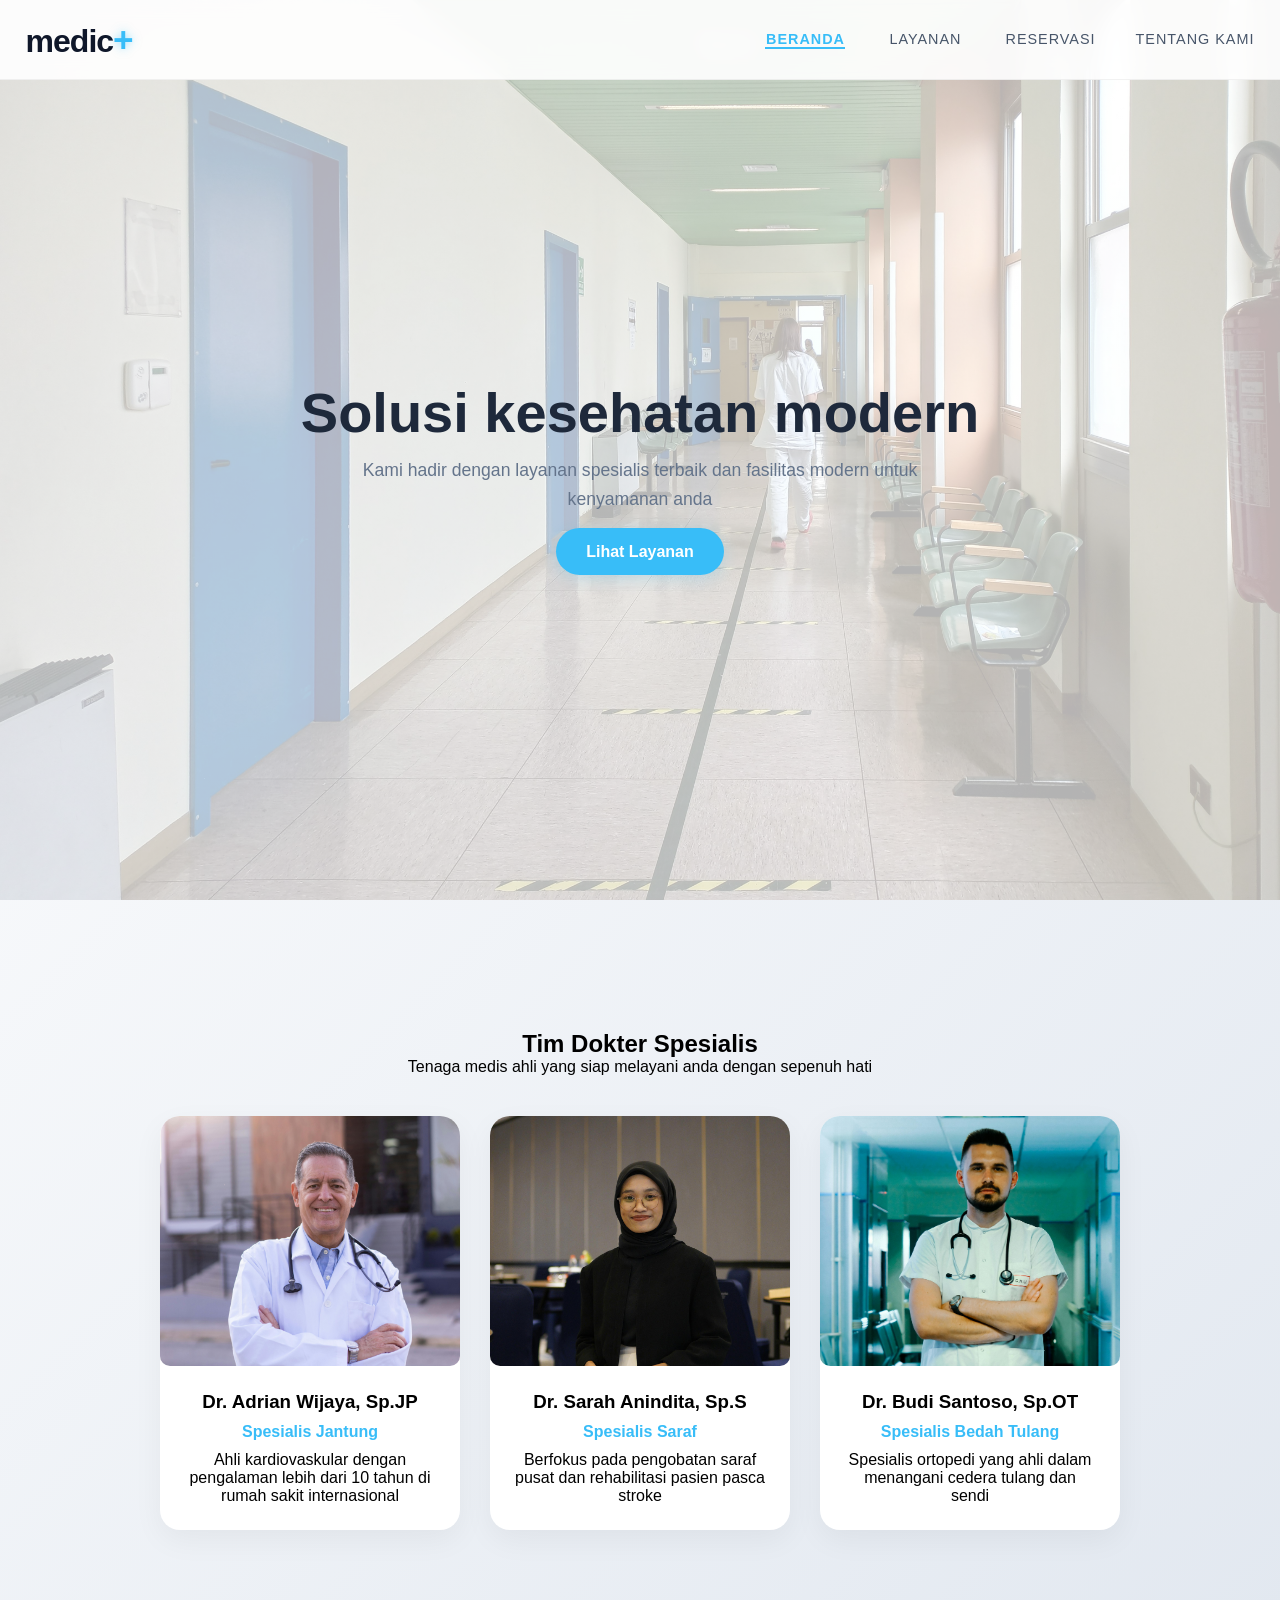
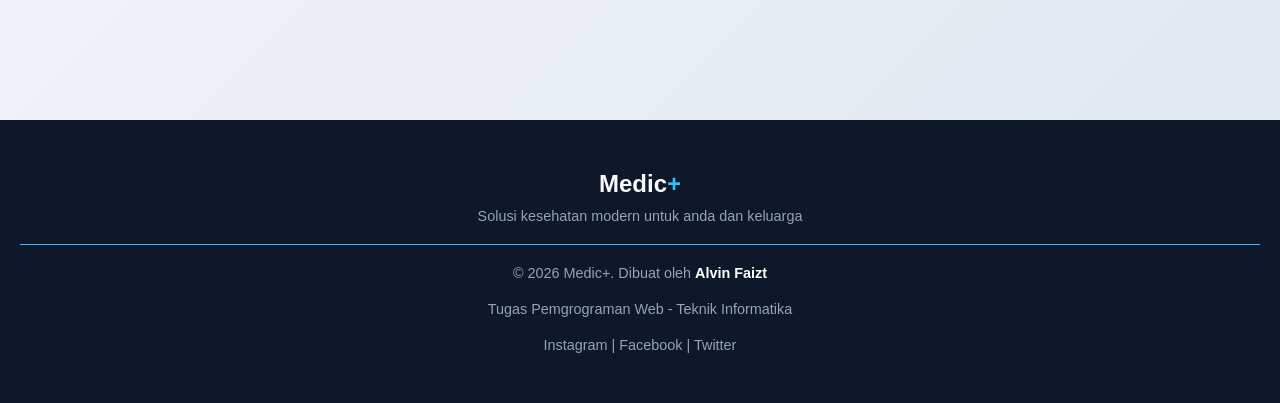
<file: index.html>
<!DOCTYPE html>
<html>

<body>

    <head>
        <meta charset="UTF-8">
        <meta name="viewport" content="width=device-width, initial-scale=1.0">
        <title>Nama Halaman Saya</title>
        <link rel="stylesheet" href="style.css">
    </head>
    <nav>
        <div class="logo">medic<span>+</span></div>
        <div class="menu-toggle">
            <button>Menu Utama ☰</button>
        </div>

        <ul class="nav-links">
            <li><a href="index.html" class="active">Beranda</a></li>
            <li><a href="layanan.html">Layanan</a></li>
            <li><a href="kontak.html">Reservasi</a></li>
            <li><a href="about.html">Tentang Kami</a></li>
        </ul>
    </nav>
    <main>
        <section class="hero">
            <div class="hero-content">
                <h1>Solusi kesehatan modern</h1>
                <p>Kami hadir dengan layanan spesialis terbaik dan fasilitas modern untuk kenyamanan anda</p>
                <a href="layanan.html" class="btn">Lihat Layanan</a>
            </div>
        </section>
        <section class="doctors-section">
            <div class="container">
                <h2 class="section-title">Tim Dokter Spesialis</h2>
                <p class="section-subtitle">Tenaga medis ahli yang siap melayani anda dengan sepenuh hati</p>

                <div class="doctor-grid">
                    <div class="doctor-card">
                        <div class="img-container">
                            <img src="assets/dokter1.jpg" alt="Dr. Adrian Wijaya">
                        </div>
                        <div class="doctor-info">
                            <h3>Dr. Adrian Wijaya, Sp.JP</h3>
                            <p class="specialist">Spesialis Jantung</p>
                            <p class="desc">Ahli kardiovaskular dengan pengalaman lebih dari 10 tahun di rumah sakit
                                internasional</p>
                        </div>
                    </div>

                    <div class="doctor-card">
                        <div class="img-container">
                            <img src="assets/dokter2.jpg" alt="Dr. Sarah Anindita">
                        </div>
                        <div class="doctor-info">
                            <h3>Dr. Sarah Anindita, Sp.S</h3>
                            <p class="specialist">Spesialis Saraf</p>
                            <p class="desc">Berfokus pada pengobatan saraf pusat dan rehabilitasi pasien pasca stroke
                            </p>
                        </div>
                    </div>

                    <div class="doctor-card">
                        <div class="img-container">
                            <img src="assets/dokter3.jpg" alt="Dr. Budi Santoso">
                        </div>
                        <div class="doctor-info">
                            <h3>Dr. Budi Santoso, Sp.OT</h3>
                            <p class="specialist">Spesialis Bedah Tulang</p>
                            <p class="desc">Spesialis ortopedi yang ahli dalam menangani cedera tulang dan sendi</p>
                        </div>
                    </div>
                </div>
            </div>
        </section>
    </main>
    <footer>
        <div class="footer-content">
            <div class="footer-logo">Medic<span>+</span></div>
            <p>Solusi kesehatan modern untuk anda dan keluarga</p>

            <div class="footer-info">
                <p>&copy; 2026 Medic+. Dibuat oleh <strong>Alvin Faizt</strong></p>
                <p>Tugas Pemgrograman Web - Teknik Informatika</p>

                <div class="social-links">
                    <a href="#">Instagram</a> |
                    <a href="#">Facebook</a> |
                    <a href="#">Twitter</a>
                </div>
            </div>
        </div>
    </footer>
</body>

</html>
</file>
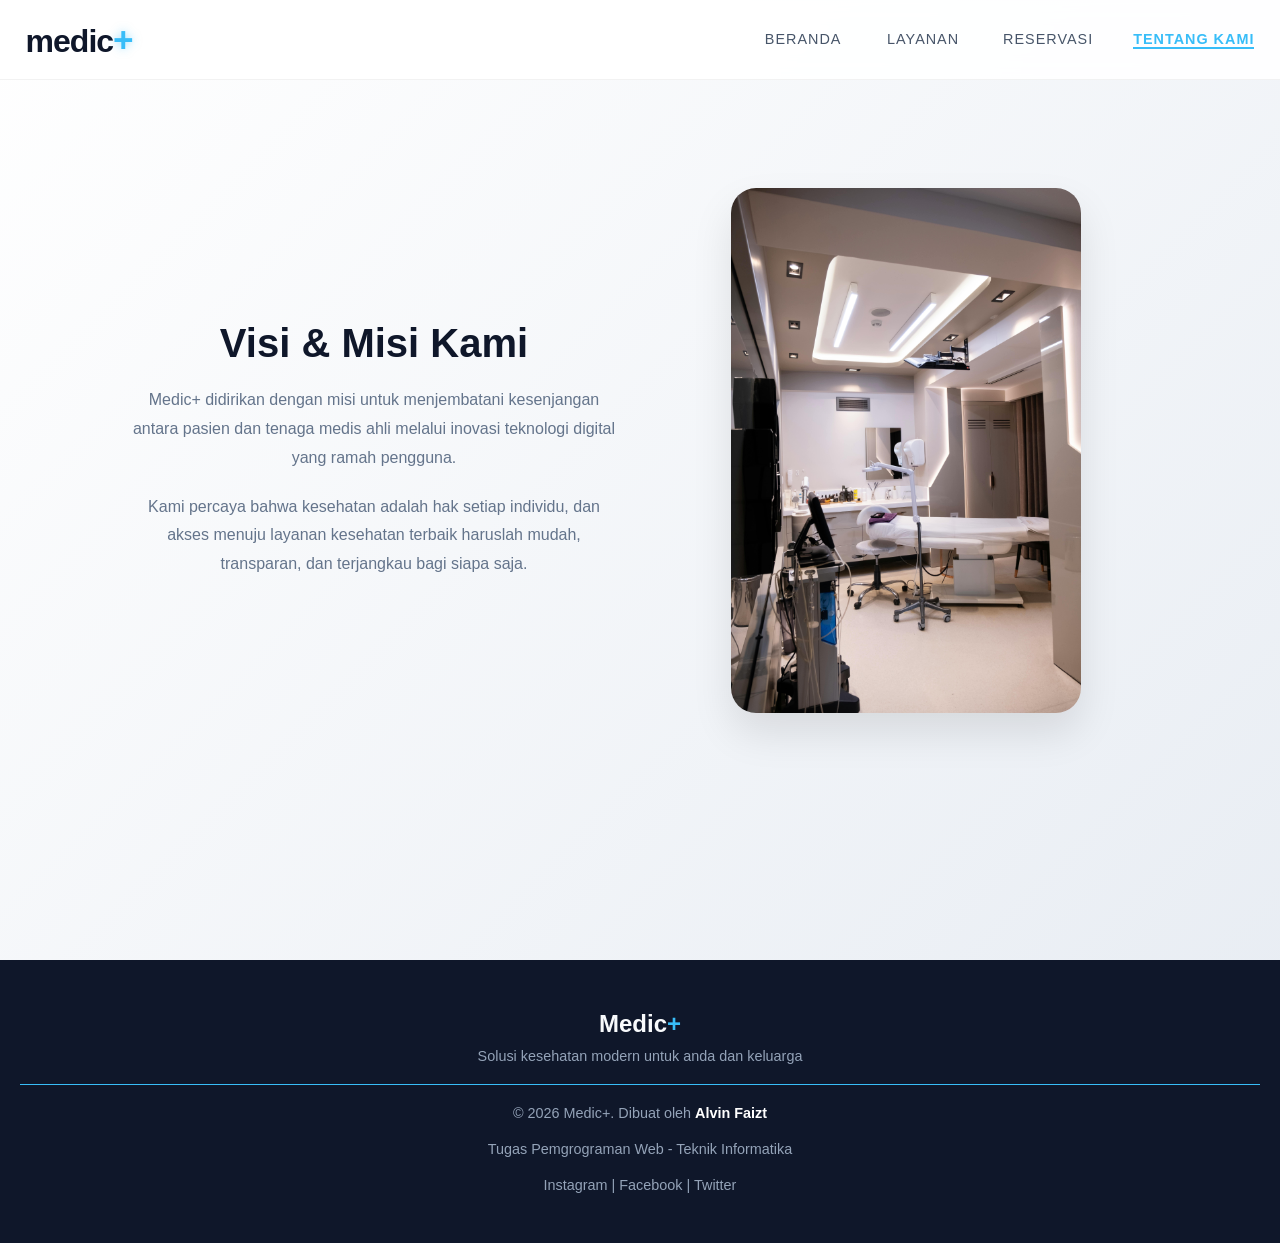
<file: about.html>
<!DOCTYPE html>
<html lang="id">

<head>
    <meta charset="UTF-8">
    <meta name="viewport" content="width=device-width, initial-scale=1.0">
    <title>Tentang Kami - Medic+</title>
    <link rel="stylesheet" href="style.css">
</head>

<body>

    <nav>
        <div class="logo">medic<span>+</span></div>
        <div class="menu-toggle">
            <button>Menu Utama ☰</button>
        </div>

        <ul class="nav-links">
            <li><a href="index.html">Beranda</a></li>
            <li><a href="layanan.html">Layanan</a></li>
            <li><a href="kontak.html">Reservasi</a></li>
            <li><a href="about.html" class="active">Tentang Kami</a></li>
        </ul>
    </nav>

    <main class="container about-section">
        <div class="about-flex" style="display: flex; gap: 40px; align-items: center; flex-wrap: wrap;">
            <div class="about-text" style="flex: 1; min-width: 300px;">
                <h2 style="font-size: 2.5rem; margin-bottom: 20px; color: #0f172a;">Visi & Misi Kami</h2>
                <p style="line-height: 1.8; color: #64748b; margin-bottom: 20px;">
                    Medic+ didirikan dengan misi untuk menjembatani kesenjangan antara pasien dan tenaga medis ahli
                    melalui inovasi teknologi digital yang ramah pengguna.
                </p>
                <p style="line-height: 1.8; color: #64748b;">
                    Kami percaya bahwa kesehatan adalah hak setiap individu, dan akses menuju layanan kesehatan terbaik
                    haruslah mudah, transparan, dan terjangkau bagi siapa saja.
                </p>
            </div>
            <div class="about-image" style="flex: 1; min-width: 300px;">
                <img src="assets/klinikmodern1.jpg" alt="Klinik Modern"
                    style="width: 100%; border-radius: 25px; box-shadow: 0 20px 40px rgba(0,0,0,0.1);">
            </div>
        </div>
    </main>
    <footer>
        <div class="footer-content">
            <div class="footer-logo">Medic<span>+</span></div>
            <p>Solusi kesehatan modern untuk anda dan keluarga</p>

            <div class="footer-info">
                <p>&copy; 2026 Medic+. Dibuat oleh <strong>Alvin Faizt</strong></p>
                <p>Tugas Pemgrograman Web - Teknik Informatika</p>

                <div class="social-links">
                    <a href="#">Instagram</a> |
                    <a href="#">Facebook</a> |
                    <a href="#">Twitter</a>
                </div>
            </div>
        </div>
    </footer>
</body>

</html>
</file>
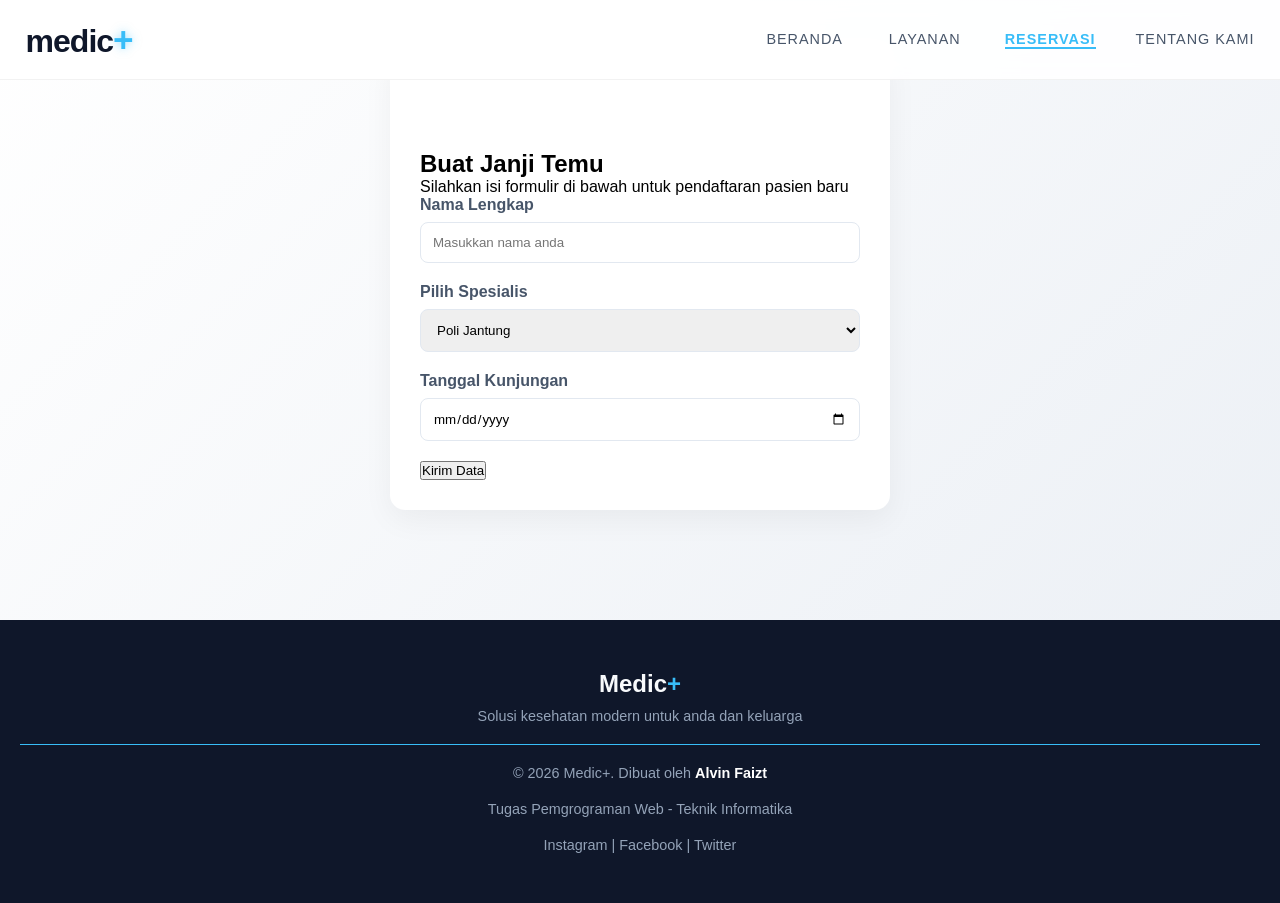
<file: kontak.html>
<!DOCTYPE html>
<html lang="id">

<head>
    <meta charset="UTF-8">
    <meta name="viewport" content="width=device-width, initial-scale1.0">
    <title>Reservasi - Medic+</title>
    <link rel="stylesheet" href="style.css">
</head>

<body>

    <nav>
        <div class="logo">medic<span>+</span></div>
        <div class="menu-toggle">
            <button>Menu Utama ☰</button>
        </div>

        <ul class="nav-links">
            <li><a href="index.html">Beranda</a></li>
            <li><a href="layanan.html">Layanan</a></li>
            <li><a href="kontak.html" class="active">Reservasi</a></li>
            <li><a href="about.html">Tentang Kami</a></li>
        </ul>
    </nav>

    <main class="container">
        <section class="form-section">
            <h2>Buat Janji Temu</h2>
            <p>Silahkan isi formulir di bawah untuk pendaftaran pasien baru</p>

            <form>
                <div class="input-group">
                    <label>Nama Lengkap</label>
                    <input type="text" placeholder="Masukkan nama anda">
                </div>

                <div class="input-group">
                    <label>Pilih Spesialis</label>
                    <select>
                        <option>Poli Jantung</option>
                        <option>Poli Saraf</option>
                        <option>Umum</option>
                    </select>
                </div>

                <div class="input-group">
                    <label>Tanggal Kunjungan</label>
                    <input type="date">
                </div>

                <button type="submit" class="btn.submit">Kirim Data</button>
            </form>
        </section>

    </main>
    <footer>
        <div class="footer-content">
            <div class="footer-logo">Medic<span>+</span></div>
            <p>Solusi kesehatan modern untuk anda dan keluarga</p>

            <div class="footer-info">
                <p>&copy; 2026 Medic+. Dibuat oleh <strong>Alvin Faizt</strong></p>
                <p>Tugas Pemgrograman Web - Teknik Informatika</p>

                <div class="social-links">
                    <a href="#">Instagram</a> |
                    <a href="#">Facebook</a> |
                    <a href="#">Twitter</a>
                </div>
            </div>
        </div>
    </footer>
</body>

</html>
</file>
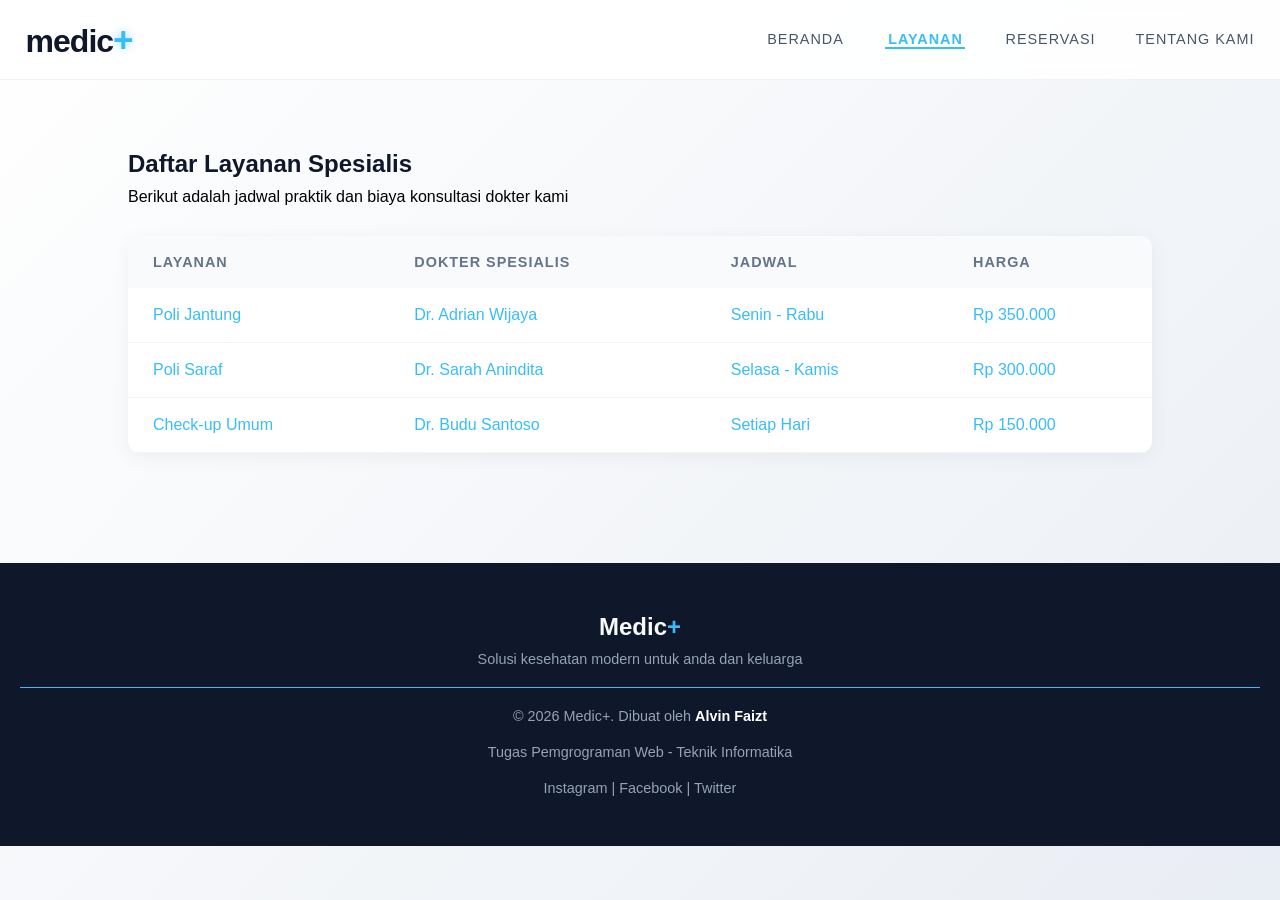
<file: layanan.html>
<!DOCTYPE html>
<html lang="id">

<head>
    <meta charset="UTF-8">
    <meta name="viewport" content="width=device-width, initial-scale=1.0">
    <title>Layanan - Medic+</title>
    <link rel="stylesheet" href="style.css">
</head>

<body>

    <nav>
        <div class="logo">medic<span>+</span></div>
        <div class="menu-toggle">
            <button>Menu Utama ☰</button>
        </div>

        <ul class="nav-links">
            <li><a href="index.html">Beranda</a></li>
            <li><a href="layanan.html" class="active">Layanan</a></li>
            <li><a href="kontak.html">Reservasi</a></li>
            <li><a href="about.html">Tentang Kami</a></li>
        </ul>
    </nav>
    <main class="container">
        <div class="table-container">
            <section class="table-section">
                <h2>Daftar Layanan Spesialis</h2>
                <p>Berikut adalah jadwal praktik dan biaya konsultasi dokter kami</p>

                <table>
                    <thead>
                        <tr>
                            <th>Layanan</th>
                            <th>Dokter Spesialis</th>
                            <th>jadwal</th>
                            <th>Harga</th>
                        </tr>
                    </thead>
                    <tbody>
                        <tr>
                            <td>Poli Jantung</td>
                            <td>Dr. Adrian Wijaya</td>
                            <td>Senin - Rabu</td>
                            <td>Rp 350.000</td>
                        </tr>
                        <tr>
                            <td>Poli Saraf</td>
                            <td>Dr. Sarah Anindita</td>
                            <td>Selasa - Kamis</td>
                            <td>Rp 300.000</td>
                        </tr>
                        <tr>
                            <td>Check-up Umum</td>
                            <td>Dr. Budu Santoso</td>
                            <td>Setiap Hari</td>
                            <td>Rp 150.000</td>
                        </tr>
                    </tbody>
                </table>
            </section>
        </div>
    </main>
    <footer>
        <div class="footer-content">
            <div class="footer-logo">Medic<span>+</span></div>
            <p>Solusi kesehatan modern untuk anda dan keluarga</p>

            <div class="footer-info">
                <p>&copy; 2026 Medic+. Dibuat oleh <strong>Alvin Faizt</strong></p>
                <p>Tugas Pemgrograman Web - Teknik Informatika</p>

                <div class="social-links">
                    <a href="#">Instagram</a> |
                    <a href="#">Facebook</a> |
                    <a href="#">Twitter</a>
                </div>
            </div>
        </div>
    </footer>
</body>

</html>
</file>
<file: style.css>
/* ==========================================
   1. RESET & GLOBAL STYLES 
   ========================================== */
* {
    box-sizing: border-box;
    margin: 0;
    padding: 0;
}

@import url('https://fonts.googleapis.com/css2?family=Poppins:wght@300;400;600;700&display=swap');

html,
body {
    height: 100%;
    width: 100%;
    font-family: 'Poppins', sans-serif;
}

body {
    background: linear-gradient(-45deg, #f8faf8, #f1f5f9, #e2e8f0, #ffffff);
    background-size: 400% 400%;
    animation: gradientMove 15s ease infinite;
}

@keyframes gradientMove {
    0% {
        background-position: 0% 50%;
    }

    50% {
        background-position: 100% 50%;
    }

    100% {
        background-position: 0% 50%;
    }
}

/* ==========================================
   2. NAVIGATION & LOGO
   ========================================== */
nav {
    position: fixed;
    top: 0;
    left: 0;
    width: 100%;
    height: 80px;
    background: rgba(255, 255, 255, 0.9);
    backdrop-filter: blur(10px);
    border-bottom: 1px solid rgba(0, 0, 0, 0.05);
    display: flex;
    justify-content: space-between;
    align-items: center;
    padding: 0 2%;
    z-index: 1000;
    box-sizing: border-box;
}

.logo {
    font-size: 2rem;
    font-weight: 800;
    letter-spacing: -1px;
    color: #0f172a;
    font-family: 'Poppins', sans-serif;
    cursor: default;
    user-select: none;
}

.logo span {
    color: #38bdf8;
    font-size: 2.2rem;
    text-shadow: 0 0 10px rgba(56, 189, 248, 0.5);
}

nav ul {
    display: flex;
    gap: 20px;
    list-style: none;
    margin: 0;
    padding: 0;
}

nav ul li {
    margin-left: 20px;
}

nav ul li a {
    display: inline-block;
    min-width: 80px;
    text-align: center;
    text-decoration: none;
    color: #475569;
    transition: 0.3s;
    text-transform: uppercase;
    font-size: 0.9rem;
    font-weight: 500;
    letter-spacing: 1px;
}

nav ul li a:hover {
    color: #0f172a;
    border-bottom: 2px solid #0f172a;
}

nav ul li a.active {
    color: #38bdf8;
    font-weight: bold;
    border-bottom: 2px solid #38bdf8;
}

/* ==========================================
   3. HERO SECTION
   ========================================== */
.hero {
    height: 100vh;
    min-height: 100vh;
    width: 100%;
    display: flex;
    flex-direction: column;
    align-items: center;
    justify-content: center;
    text-align: center;
    background-color: #f1f5f9;
    background: linear-gradient(rgba(255, 255, 255, 0.7), rgba(255, 255, 255, 0.7)), url(assets/beranda1.jpg);
    background-size: cover;
    background-position: center;
    background-attachment: fixed;
    position: relative;
    overflow: hidden;
    padding: 80px 10% 40px;
    box-sizing: border-box;
    animation: fadeInUp 1s ease-out;
}

.hero h1 {
    margin: 0 0 20px 0;
    padding: 0;
    line-height: 1.2;
}

.hero-content h1 {
    font-size: 3.5rem;
    color: #1e293b;
    margin-bottom: 10px;
    font-weight: 700;
    line-height: 1.2;
}

.hero-content p {
    font-size: 1.1rem;
    font-weight: 300;
    color: #64748b;
    line-height: 1.6;
    max-width: 600px;
    margin: 0 auto 30px;
    /* Tambahkan 'auto' di sini agar rata tengah */
    text-align: center;
    /* Memastikan teks di dalamnya juga rata tengah */
}

/* ==========================================
   4. BUTTONS & ACTIONS
   ========================================== */
.btn {
    text-decoration: none;
    padding: 15px 30px;
    background-color: #38bdf8;
    color: white;
    border-radius: 50px;
    font-weight: 600;
    transition: all 0.4s cubic-bezier(0.4, 0, 0.2, 1);
    box-shadow: 0 4px 15px rgba(56, 189, 248, 0.2);
}

.btn:hover {
    background-color: #0f172a;
}

.btn-layanan {
    display: inline-block;
    padding: 12px 30px;
    background-color: #0f172a;
    color: white;
    text-decoration: none;
    border-radius: 50px;
    font-weight: 600;
    transition: transform 0.3s;
}

.btn-layanan:hover {
    transform: translateY(-5px);
    box-shadow: 0 10px 20px rgba(0, 0, 0, 0.1);
}

.btn:hover,
.btn-submit:hover {
    transform: translateY(-3px);
    box-shadow: 0 8px 25px rgba(56, 189, 248, 0.4);
}

/* ==========================================
   5. TABLES SECTION
   ========================================== */
.table-section {
    animation: fadeInUp 1s ease-out;
    justify-content: flex-start;
    padding-top: 100px;
}

.table-section h2 {
    margin-bottom: 10px;
    color: #0f172a;
}

table {
    width: 100%;
    border-collapse: collapse;
    margin-top: 30px;
    background: white;
    border-radius: 12px;
    overflow: hidden;
    box-shadow: 0 4px 20px rgba(0, 0, 0, 0.05);
    border-spacing: 0;
}

th {
    background-color: #f8fafc;
    color: #64748b;
    text-align: left;
    padding: 15px;
    font-size: 0.9rem;
    text-transform: uppercase;
    letter-spacing: 1px;
}

td {
    padding: 15px;
    border-bottom: 1px solid #f1f5f9;
    color: #38bdf8;
}

th,
td {
    padding: 18px 25px;
}

tr:hover {
    background-color: #f0f9ff;
    transition: 0.2s;
}

/* ==========================================
   6. FORMS & INPUTS
   ========================================== */
.form-section {
    max-width: 500px;
    margin: 0 auto;
    background: white;
    padding: 30px;
    border-radius: 15px;
    box-shadow: 0 10px 30px rgba(0, 0, 0, 0.05);
    animation: fadeInUp 1s ease-out;
    justify-content: flex-start;
    padding-top: 100px;
}

.input-group {
    margin-bottom: 20px;
    text-align: left;
}

.input-group label {
    display: block;
    font-weight: 600;
    margin-bottom: 8px;
    color: #475569;
}

input,
select {
    width: 100%;
    padding: 12px;
    border: 1px solid #e2e8f0;
    border-radius: 8px;
    font-family: inherit;
    transition: 0.3s;
}

input:focus,
select:focus {
    outline: none;
    border-color: #38bdf8;
    box-shadow: 0 0 0 3px rgba(56, 189, 248, 0.1);
}

.btn-submit {
    width: 100%;
    padding: 15px;
    background-color: #0f172a;
    color: white;
    border: none;
    border-radius: 8px;
    font-weight: 600;
    cursor: pointer;
    transition: all 0.4s cubic-bezier(0.4, 0, 0.2, 1);
    box-shadow: 0 4px 15px rgba(56, 189, 248, 0.2);
}

.btn-submit:hover {
    background-color: #38bdf8;
}

/* ==========================================
   7. DOCTOR CARDS & ABOUT
   ========================================== */
.doctors-section {
    padding: 80px 0;
    text-align: center;
}

.doctor-grid {
    display: flex;
    justify-content: center;
    gap: 30px;
    flex-wrap: wrap;
    margin-top: 40px;
}

.doctor-card {
    background: white;
    width: 300px;
    border-radius: 20px;
    overflow: hidden;
    box-shadow: 0 10px 30px rgba(0, 0, 0, 0.05);
    transition: 0.3s;
    animation: fadeInUp 1s ease-out;
}

.doctor-card:hover {
    transform: translateY(-10px);
    box-shadow: 0 20px 40px rgba(0, 0, 0, 0.1);
}

.img-container {
    width: 100%;
    height: 250px;
    overflow: hidden;
}

.img-container img {
    width: 100%;
    height: 100%;
    object-fit: cover;
}

.doctor-info {
    padding: 25px;
}

.specialist {
    color: #38bdf8;
    font-weight: 600;
    margin: 10px 0;
}

.about-image img {
    max-width: 350px;
    height: auto;
    display: block;
    margin: 0 auto;
}

.about-section {
    min-height: 100vh;
    display: flex;
    flex-direction: column;
    justify-content: center;
    align-items: center;
    padding: 80px 10% 40px;
    box-sizing: border-box;
    text-align: center;
}

/* ==========================================
   8. FOOTER
   ========================================== */
footer {
    background-color: #0f172a;
    color: #f8fafc;
    text-align: center;
    padding: 50px 20px;
    margin-top: 60px;
}

.footer-logo {
    font-size: 1.5rem;
    font-weight: bold;
    margin-bottom: 10px;
}

.footer-logo span {
    color: #38bdf8;
}

.footer-content p {
    color: #94a3b8;
    font-size: 0.9rem;
    margin-bottom: 20px;
}

.footer-info {
    border-top: 1px solid #38bdf8;
    padding-top: 20px;
    font-size: 0.8rem;
}

.footer-info strong {
    color: #ffffff;
}

.social-links {
    margin-top: 10px;
    font-size: 0.9rem;
    color: #94a3b8;
}

.social-links a {
    color: #94a3b8;
    text-decoration: none;
    transition: 0.3s;
}

.social-links a:hover {
    color: #38bdf8;
}

/* ==========================================
   9. MISC & ANIMATIONS
   ========================================== */
.container {
    padding: 50px 10%;
}

header .container {
    display: flex;
    justify-content: space-between;
    align-items: center;
    flex-wrap: wrap;
    /* Kunci agar tidak meluber ke samping */
    padding: 10px 20px;
}

@keyframes fadeInUp {
    from {
        opacity: 0;
        transform: translateY(30px);
    }

    to {
        opacity: 1;
        transform: translateY(0);
    }
}

/* ==========================================
   10. MEDIA QUERIES (Mobile Responsiveness)
   ========================================== */
@media (max-width: 600px) {

    /* Membuat logo dan menu bertumpuk (atas-bawah) bukan sampingan */
    header .container {
        flex-direction: column;
        gap: 10px;
    }

    /* Menambah jarak agar konten tidak tertutup header saat menu dibuka */
    main,
    section {
        padding-top: 20px;
        margin-top: 10px;
    }

    /* Pastikan header punya posisi yang stabil */
    header {
        position: relative;
        z-index: 1001;
        /* Lebih tinggi dari konten agar tidak tertimpa gambar */
        background: white;
    }

    /* Membuat tabel bisa digeser ke samping tanpa merusak lebar website */
    .table-container {
        overflow-x: auto;
        -webkit-overflow-scrolling: touch;
        margin: 0 10px;
    }

    table {
        width: 100%;
        min-width: 500px;
        /* Memastikan tabel tidak gepeng, tapi bisa di-scroll */
        font-size: 14px;
    }

    body {
        overflow-x: hidden;
        /* Mencegah layar bisa digeser ke kanan-kiri yang kosong */
    }

    .container {
        width: 100%;
        padding: 0 15px;
    }

    nav ul {
        display: flex;
        justify-content: center;
        flex-direction: column;
        gap: 5px;
        padding: 15px 0;
        width: 100%;
    }

    nav ul li {
        width: 100%;
        border-bottom: 1px solid #f1f5f9;
        /* Garis tipis antar menu agar rapi */
    }

    nav ul li a {
        display: block;
        padding: 10px;
        font-size: 16px;
    }

    /* Menu aslinya disembunyikan dan ditaruh di bawah tombol secara rapi */
    .nav-links {
        display: none;
        flex-direction: column;
        position: absolute;
        top: 70px;
        right: 20px;
        /* Efek Kaca Transparan */
        background: rgba(255, 255, 255, 0.9);
        backdrop-filter: blur(10px);
        width: 220px;
        border-radius: 15px;
        border: 1px solid rgba(255, 255, 255, 0.2);
        box-shadow: 0 15px 35px rgba(0, 0, 0, 0.1);
        z-index: 1000;
        padding: 10px 0;
        /* Animasi Muncul */
        animation: slideDown 0.4s ease forwards;
        /* ... kode sebelumnya ... */
        text-align: center;
        /* Memastikan teks di tengah secara horizontal */
        padding: 15px 0;
        /* Memberi ruang atas & bawah yang sama */
        display: none;
        /* Tetap sembunyi sebelum aktif */
        flex-direction: column;
        align-items: center;
        /* Menjaga elemen li tetap di tengah */
    }

    .nav-links li {
        border-bottom: 1px solid #eee;
        width: 100%;
        /* Agar area klik luas */
    }

    /* Animasi warna saat menu di-tap/klik */
    .nav-links li a {
        font-family: 'Poppins', sans-serif;
        font-size: 14px;
        font-weight: 600;
        letter-spacing: 2px;
        /* Memberi kesan modern & clean */
        text-transform: uppercase;
        color: #1e293b;
        transition: 0.3s;
    }

    .nav-links li a:active {
        color: #38bdf8;
        background: rgba(0, 170, 255, 0.05);
        /* Warna berbeda untuk menu yang sedang aktif (opsional) */
    }

    @keyframes slideDown {
        from {
            opacity: 0;
            transform: translateY(-10px);
        }

        to {
            opacity: 1;
            transform: translateY(0);
        }
    }

    /* Ini trik agar menu tetap muncul saat tombol atau area nav ditekan */
    nav:active .nav-links,
    nav:focus-within .nav-links {
        display: flex;
    }

    form {
        padding: 0 15px;
        /* Beri ruang agar tidak mepet pinggir HP */
    }

    input[type="text"],
    select,
    input[type="date"] {
        width: 100% !important;
        /* Paksa inputan jadi selebar layar HP */
        box-sizing: border-box;
        margin-bottom: 15px;
        padding: 12px;
        font-size: 16px;
        /* Ukuran pas agar keyboard HP tidak otomatis zoom */
    }

    button[type="submit"],
    .btn-kirim {
        width: 100%;
        padding: 15px;
        font-weight: bold;
    }

    /* Tampilkan tombol menu */
    .menu-toggle {
        display: block;
        text-align: right;
        padding: 10px;
    }

    .menu-toggle button {
        background-color: #38bdf8;
        /* Warna biru medic kamu */
        color: white;
        border: none;
        padding: 8px 15px;
        border-radius: 5px;
        font-family: 'Poppins', sans-serif;
        cursor: pointer;
    }

    /* KONSEP SEPERTI PILIH SPESIALIS: 
       Munculkan menu saat area nav di-hover */
    nav:hover .nav-links {
        display: block;
    }

    @keyframes gradientMove {
        0% {
            background-position: 0% 50%;
        }

        50% {
            background-position: 100% 50%;
        }

        100% {
            background-position: 0% 50%;
        }
    }

    /* 2. NAVIGATION BAR (DESKTOP FIRST) */
    nav {
        position: fixed;
        top: 0;
        width: 100%;
        height: 80px;
        background: rgba(255, 255, 255, 0.85);
        backdrop-filter: blur(15px);
        display: flex;
        justify-content: space-between;
        align-items: center;
        padding: 0 5%;
        z-index: 1000;
        border-bottom: 1px solid rgba(0, 0, 0, 0.05);
    }

    .logo {
        font-size: 1.8rem;
        font-weight: 800;
        color: #0f172a;
    }

    .logo span {
        color: #38bdf8;
    }

    nav ul {
        display: flex;
        gap: 30px;
        list-style: none;
    }

    nav ul li a {
        text-decoration: none;
        color: #475569;
        font-size: 0.85rem;
        font-weight: 600;
        text-transform: uppercase;
        letter-spacing: 1.5px;
        transition: 0.3s;
    }

    nav ul li a:hover,
    nav ul li a.active {
        color: #38bdf8;
    }

    .menu-toggle {
        display: none;
    }

    /* 3. HERO SECTION */
    .hero {
        min-height: 100vh;
        display: flex;
        flex-direction: column;
        justify-content: center;
        align-items: center;
        text-align: center;
        background: linear-gradient(rgba(255, 255, 255, 0.6), rgba(255, 255, 255, 0.6)), url('assets/beranda1.jpg');
        background-size: cover;
        background-position: center;
        padding: 0 10%;
    }

    .hero-content h1 {
        font-size: 3.5rem;
        /* Koreksi koma ke titik */
        color: #1e293b;
        margin-bottom: 10px;
        font-weight: 700;
    }

    .hero-content p {
        font-size: 1.1rem;
        color: #64748b;
        max-width: 650px;
        margin-bottom: 30px;
    }


}

/* Sembunyikan tombol menu kalau di Laptop */
@media (min-width: 601px) {
    .menu-toggle {
        display: none;
    }


    /* Agar teks utama di tengah gambar tidak terlalu rapat ke pinggir */
    .hero-content h1 {
        padding: 0 10px;
    }

    /* MASUKKAN KODE BARU DI SINI */
    .hero-content {
        padding: 40px 20px;
        text-align: center;
    }

    .grid-container,
    .layanan-list {
        display: flex;
        flex-direction: column;
        gap: 20px;
    }

    img {
        width: 100%;
        height: auto;
        border-radius: 10px;
    }

    /* Penutup Media Query */
}

/* 4. MEDIA QUERY (MOBILE - MAX 768px) */
@media (max-width: 768px) {
    .menu-toggle {
        display: block;
    }

    .menu-toggle button {
        background: #38bdf8;
        color: white;
        border: none;
        padding: 8px 15px;
        border-radius: 8px;
        font-weight: 600;
    }

    nav ul {
        flex-direction: column;
        text-align: center;
        gap: 10px;
        padding: 20px 0;
    }

    /* DROPDOWN MENU STYLE */
    .nav-links {
        display: none;
        /* Sembunyi default */
        flex-direction: column;
        position: absolute;
        top: 85px;
        right: 5%;
        background: rgba(255, 255, 255, 0.95);
        backdrop-filter: blur(10px);
        width: 200px;
        border-radius: 15px;
        box-shadow: 0 10px 25px rgba(0, 0, 0, 0.1);
        padding: 10px 0;
        animation: slideDown 0.4s ease forwards;
    }

    /* Logika klik (saat ditekan menu muncul) */
    nav:active .nav-links,
    nav:focus-within .nav-links {
        display: flex;
    }

    .nav-links li {
        margin: 0;
        width: 100%;
    }

    .nav-links li a {
        display: block;
        padding: 15px;
        text-align: center;
        border-bottom: 1px solid #f1f5f9;
    }

    /* Content Adjustment */
    .hero-content h1 {
        font-size: 2rem;
        /* Ukuran lebih kecil untuk HP */
    }

    .table-container {
        overflow-x: auto;
        margin: 20px 0;
    }

    table {
        min-width: 600px;
    }

    .container {
        width: 90%;
        margin: 0 auto;
    }

    .hero-content p {
        font-size: 1rem;
        padding: 0 20px;
        /* Beri jarak di samping */
    }
}

@keyframes slideDown {
    from {
        opacity: 0;
        transform: translateY(-10px);
    }

    to {
        opacity: 1;
        transform: translateY(0);
    }
}
</file>
